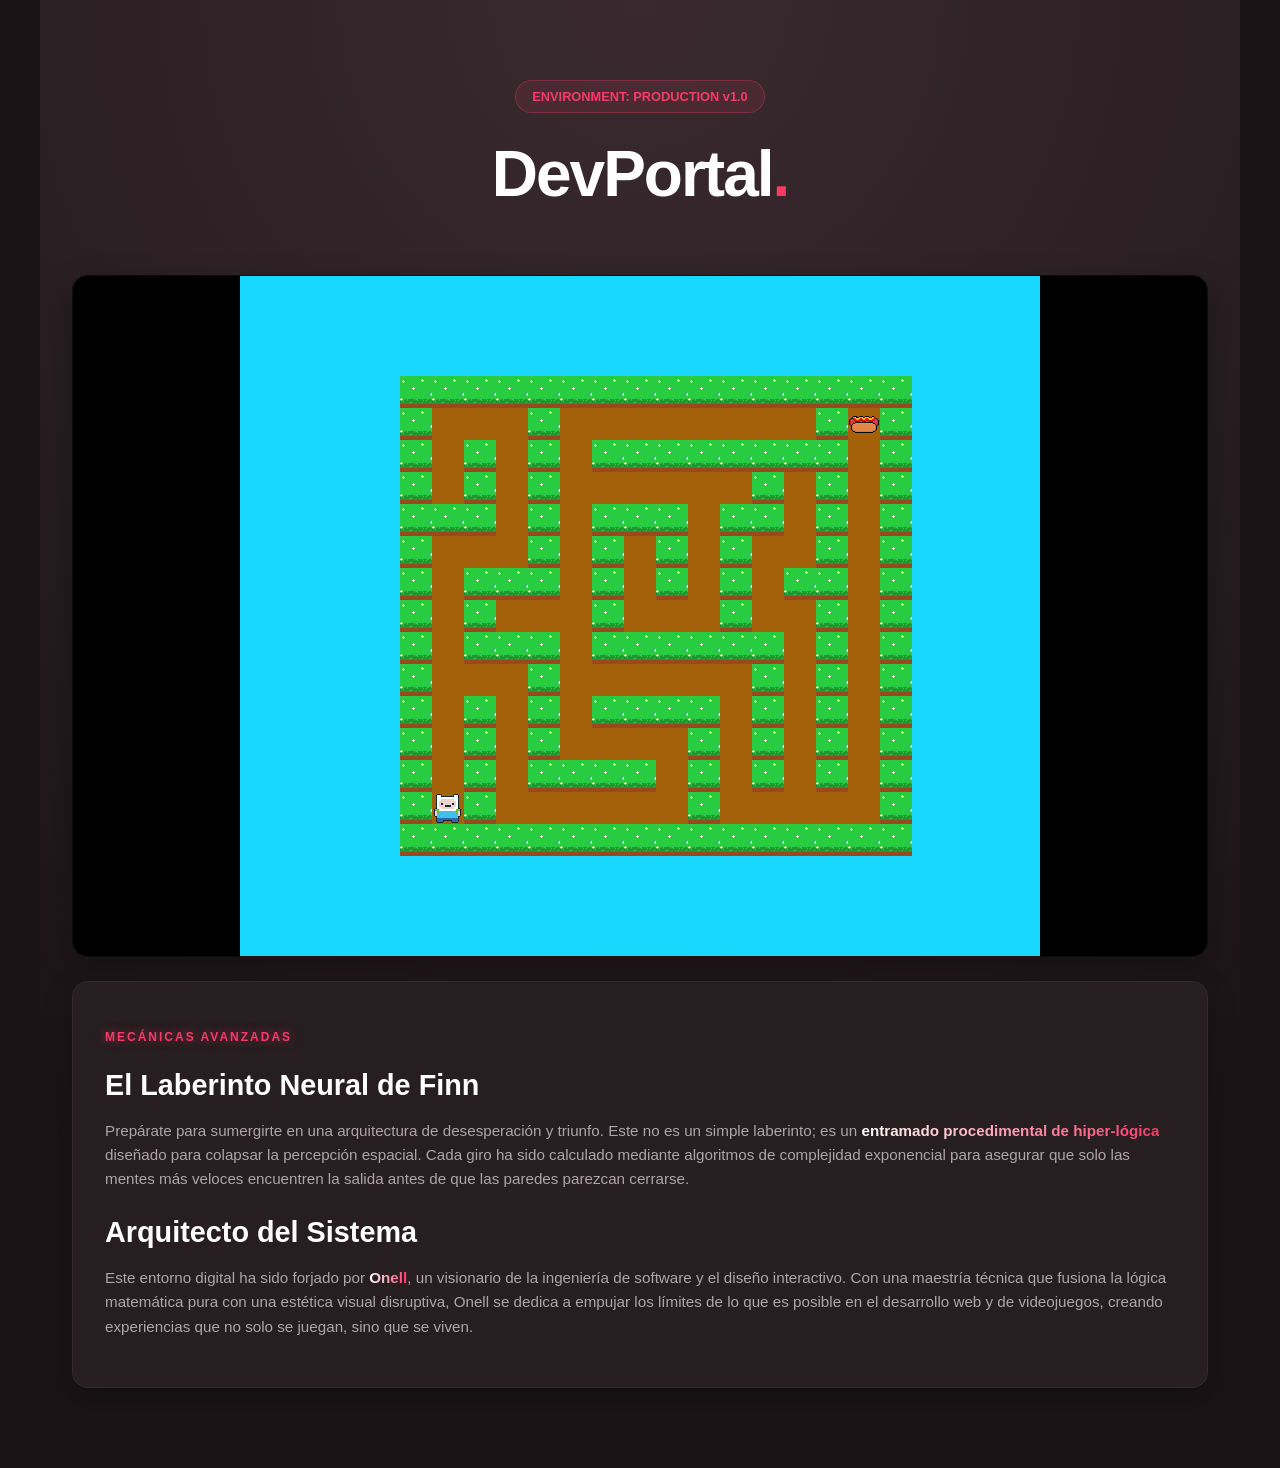
<file: index.html>
<!DOCTYPE html>
<html lang="es">

<head>
    <meta charset="UTF-8">
    <meta name="viewport" content="width=device-width, initial-scale=1.0">
    <title>DevPortal | Engine Access</title>
    <link rel="stylesheet" href="style.css">
</head>

<body>

    <main class="gamehub-container">

        <header class="header">
            <span class="badge">ENVIRONMENT: PRODUCTION v1.0</span>
            <h1>DevPortal<span>.</span></h1>
        </header>

        <section class="main-section">

            <!-- Iframe del juego embebido -->
            <div class="game-card full-embed">
                <!-- Puedes cambiar el 'src' por la URL real de tu juego -->
                <iframe src="Laberindo/index.html" scrolling="no" allowfullscreen></iframe>
            </div>

            <!-- Descripción y Creador -->
            <div class="game-card">
                <p class="game-categories">MECÁNICAS AVANZADAS</p>
                <h2>El Laberinto Neural de Finn</h2>
                <p class="game-description spacing">
                    Prepárate para sumergirte en una arquitectura de desesperación y triunfo. Este no es un simple
                    laberinto; es un <strong>entramado procedimental de hiper-lógica</strong> diseñado para colapsar la
                    percepción espacial. Cada giro ha sido calculado mediante algoritmos de complejidad exponencial para
                    asegurar que solo las mentes más veloces encuentren la salida antes de que las paredes parezcan
                    cerrarse.
                </p>

                <h2>Arquitecto del Sistema</h2>
                <p class="game-description">
                    Este entorno digital ha sido forjado por <strong>Onell</strong>, un visionario de la ingeniería de
                    software y el diseño interactivo. Con una maestría técnica que fusiona la lógica matemática pura con
                    una estética visual disruptiva, Onell se dedica a empujar los límites de lo que es posible en el
                    desarrollo web y de videojuegos, creando experiencias que no solo se juegan, sino que se viven.
                </p>
            </div>

        </section>

    </main>

</body>

</html>
</file>
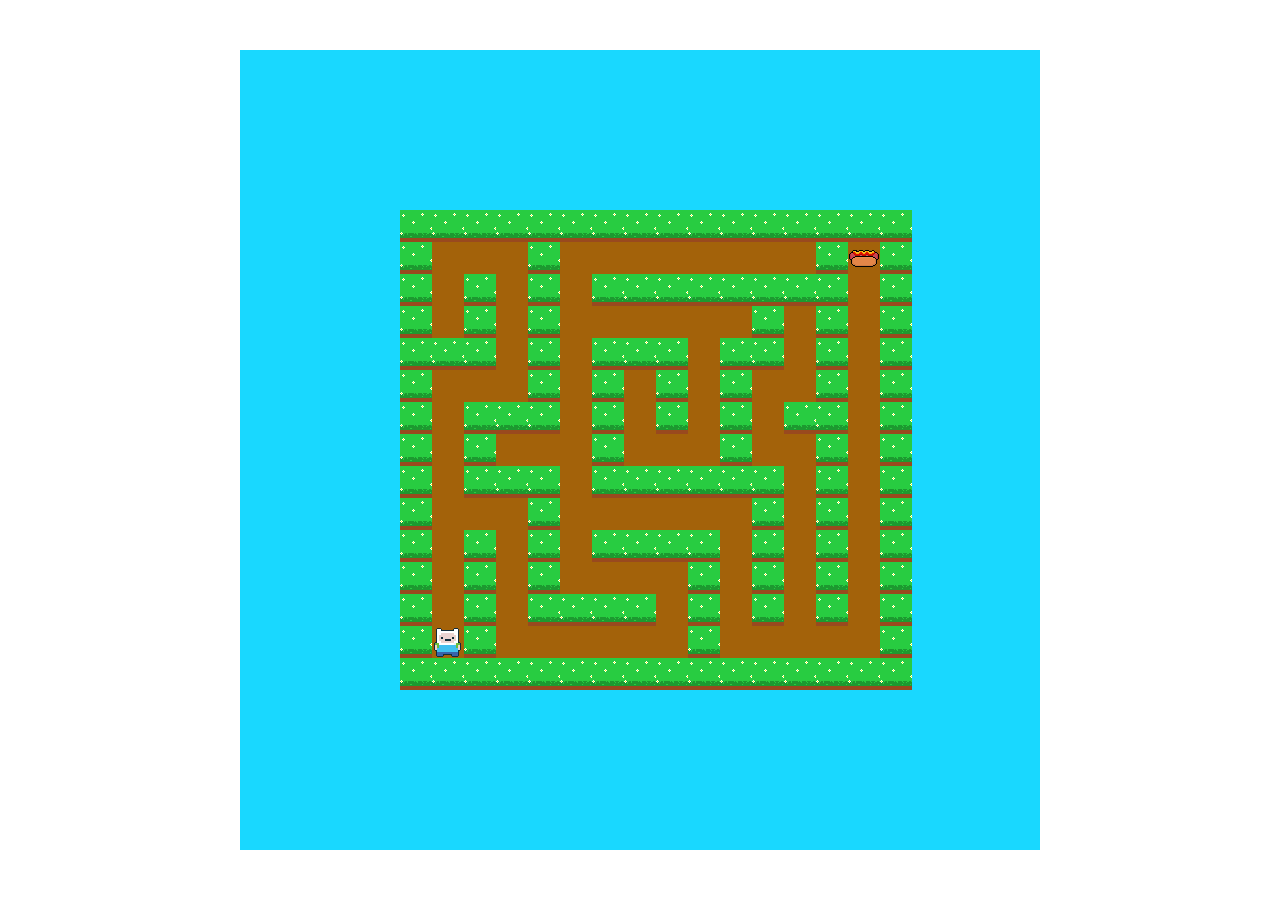
<file: Laberindo/index.html>
<!DOCTYPE html>
<html lang="en">

    <!-- Custom PreHead code is injected here -->
    

    <head>
        <meta http-equiv="X-UA-Compatible" content="IE=edge" />
        <meta name="apple-mobile-web-app-capable" content="yes" />
        <meta name ="viewport" content="width=device-width, initial-scale=1.0, maximum-scale=1.0, user-scalable=0" />
        <meta name="apple-mobile-web-app-status-bar-style" content="black-translucent" />
        <meta charset="utf-8"/>

        <!-- Builtin injector for disabling cache -->
        <meta http-equiv="pragma" content="no-cache"/>

        <!-- Set the title bar of the page -->
        <title>Laberinto</title>

        <!-- Custom PreStyle code is injected here -->
        

        <!-- Set the background colour of the document -->
        <style>
            body {
                background: #0;
                color: #cccccc;
                margin: 0px;
                padding: 0px;
                border: 0px;
            }

            canvas {
                image-rendering: optimizeSpeed;
                -webkit-interpolation-mode: nearest-neighbor;
                -ms-touch-action: none;
                touch-action: none;
                margin: 0px;
                padding: 0px;
                border: 0px;
            }
            :-webkit-full-screen #canvas {
                width: 100%;
                height: 100%;
            }
            :-webkit-full-screen {
                width: 100%;
                height: 100%;
            }
            
            /* Custom Runner Styles */
            div.gm4html5_div_class {
                margin: 0px;
                padding: 0px;
                border: 0px;
            }
            div.gm4html5_login {
                padding: 20px;
                position: absolute;
                border: solid 2px #000000;
                background-color: #404040;
                color:#00ff00;
                border-radius: 15px;
                box-shadow: #101010 20px 20px 40px;
            }
            div.gm4html5_cancel_button {
                float: right;
            }
            div.gm4html5_login_button {
                float: left;
            }
            div.gm4html5_login_header {
                text-align: center;
            }
            /* END - Custom Runner Styles */
            
        </style>

        <!-- Custom PostStyle code is injected here -->
        

        <!-- Builtin injector for injecting flurry analytics code -->
        
    </head>

    <!-- Custom PostHead code is injected here -->
    

    <!-- Custom PreBody code is injected here -->
    

    <body>
        <!-- Custom BodyStart code is injected here -->
        

        <div class="gm4html5_div_class" id="gm4html5_div_id">
            
            <!-- Builtin injector for splash screen -->
            

            <!-- Custom PreCanvas code is injected here -->
            

            <!-- Create the canvas element the game draws to -->
            <canvas id="canvas" width="800" height="800" style="position: absolute; top: 50%; left: 50%; bottom: -50%; right: -50%; transform: translate(-50%, -50%);">
                
                <p>Your browser doesn't support HTML5 canvas.</p>
            </canvas>
            
            <!-- Custom PostCanvas code is injected here -->
            
        </div>

        <!-- Run the game code -->
        <script type="text/javascript" src="html5game/Laberinto ATF 1.0.0.js?cachebust=2125197304"></script>

        <!-- Builtin injector for injecting runner path -->
        

        <script>window.onload = GameMaker_Init;</script>

        <!-- Builtin injector for injecting google analytics code -->
        

        <!-- Custom BodyEnd code is injected here -->
        
    </body>

    <!-- Custom PostBody code is injected here -->
    
</html>
</file>
<file: style.css>
:root {
    --neon-accent: #f83a67;
    /* Pinkish-red accent matching the palette */
    --bg-color: #1a1416;
}

* {
    margin: 0;
    padding: 0;
    box-sizing: border-box;
}

body {
    font-family: 'Inter', sans-serif;
    background-color: var(--bg-color);
    color: #ffffff;
    display: flex;
    justify-content: center;
    min-height: 100vh;
}

/* --- MEJORA DEL CONTENEDOR (Efecto de Iluminación) --- */
.gamehub-container {
    width: 100%;
    max-width: 1200px;
    padding: 5rem 2rem;
    background: radial-gradient(circle at top, #3a2a30 0%, #1a1416 80%);
}

/* --- TÍTULO PRINCIPAL --- */
.header {
    text-align: center;
    margin-bottom: 4rem;
}

.badge {
    display: inline-block;
    padding: 0.5rem 1rem;
    font-size: 0.8rem;
    font-weight: 600;
    color: var(--neon-accent);
    background-color: rgba(248, 58, 103, 0.1);
    border: 1px solid rgba(248, 58, 103, 0.3);
    border-radius: 50px;
    margin-bottom: 1.5rem;
}

.header h1 {
    font-size: 4rem;
    font-weight: 900;
    letter-spacing: -2px;
    color: #ffffff;
    margin-bottom: 1rem;
}

.header h1 span {
    color: var(--neon-accent);
}

.header p {
    color: #b0a4a9;
    max-width: 600px;
    margin: 0 auto;
    font-size: 1.1rem;
    line-height: 1.6;
}

/* --- GRID RESPONSIVE --- */
.main-section {
    display: flex;
    flex-direction: column;
    gap: 24px;
}

/* --- TARJETAS (PADDINGS Y SOMBRAS) --- */
.game-card {
    background-color: #271e21;
    border: 1px solid rgba(255, 255, 255, 0.05);
    border-radius: 16px;
    padding: 3rem 2rem;
    display: flex;
    flex-direction: column;
    justify-content: space-between;
    min-height: 380px;
    transition: all 0.4s cubic-bezier(0.175, 0.885, 0.32, 1.275);
    box-shadow: 0 10px 30px rgba(0, 0, 0, 0.3);
}

.game-card.full-embed {
    padding: 0;
    overflow: hidden;
    display: flex;
    justify-content: center;
    background: #000;
}

.game-card.full-embed iframe {
    border: none;
    min-height: 680px;
    width: 100%;
}

.game-card:hover {
    transform: translateY(-10px);
    border-color: var(--neon-accent);
    box-shadow: 0 30px 60px rgba(0, 0, 0, 0.6), 0 0 20px rgba(248, 58, 103, 0.2);
}

/* --- TIPOGRAFÍA INTERNA --- */
.game-categories {
    color: var(--neon-accent);
    font-size: 0.75rem;
    font-weight: 700;
    letter-spacing: 2px;
    margin-bottom: 1.5rem;
    opacity: 1;
    text-transform: uppercase;
    text-shadow: 0 0 10px rgba(248, 58, 103, 0.5);
}

.game-description strong {
    color: #ffffff;
    background: linear-gradient(90deg, #ffffff, var(--neon-accent));
    -webkit-background-clip: text;
    background-clip: text;
    -webkit-text-fill-color: transparent;
    font-weight: 800;
}

.game-card h2 {
    font-size: 1.8rem;
    font-weight: 800;
    color: #ffffff;
    margin-bottom: 1rem;
    line-height: 1.2;
}

.game-description {
    color: #b0a4a9;
    font-size: 0.95rem;
    line-height: 1.6;
}

.game-description.spacing {
    margin-bottom: 24px;
}

/* --- MEDIA QUERIES PARA MOBILE RESPONSIVE --- */
@media (max-width: 768px) {
    .header h1 {
        font-size: 2.5rem;
        letter-spacing: -1px;
    }

    .gamehub-container {
        padding: 3rem 1rem;
    }

    .game-card {
        min-height: auto;
        padding: 2rem 1.5rem;
    }
}
</file>
